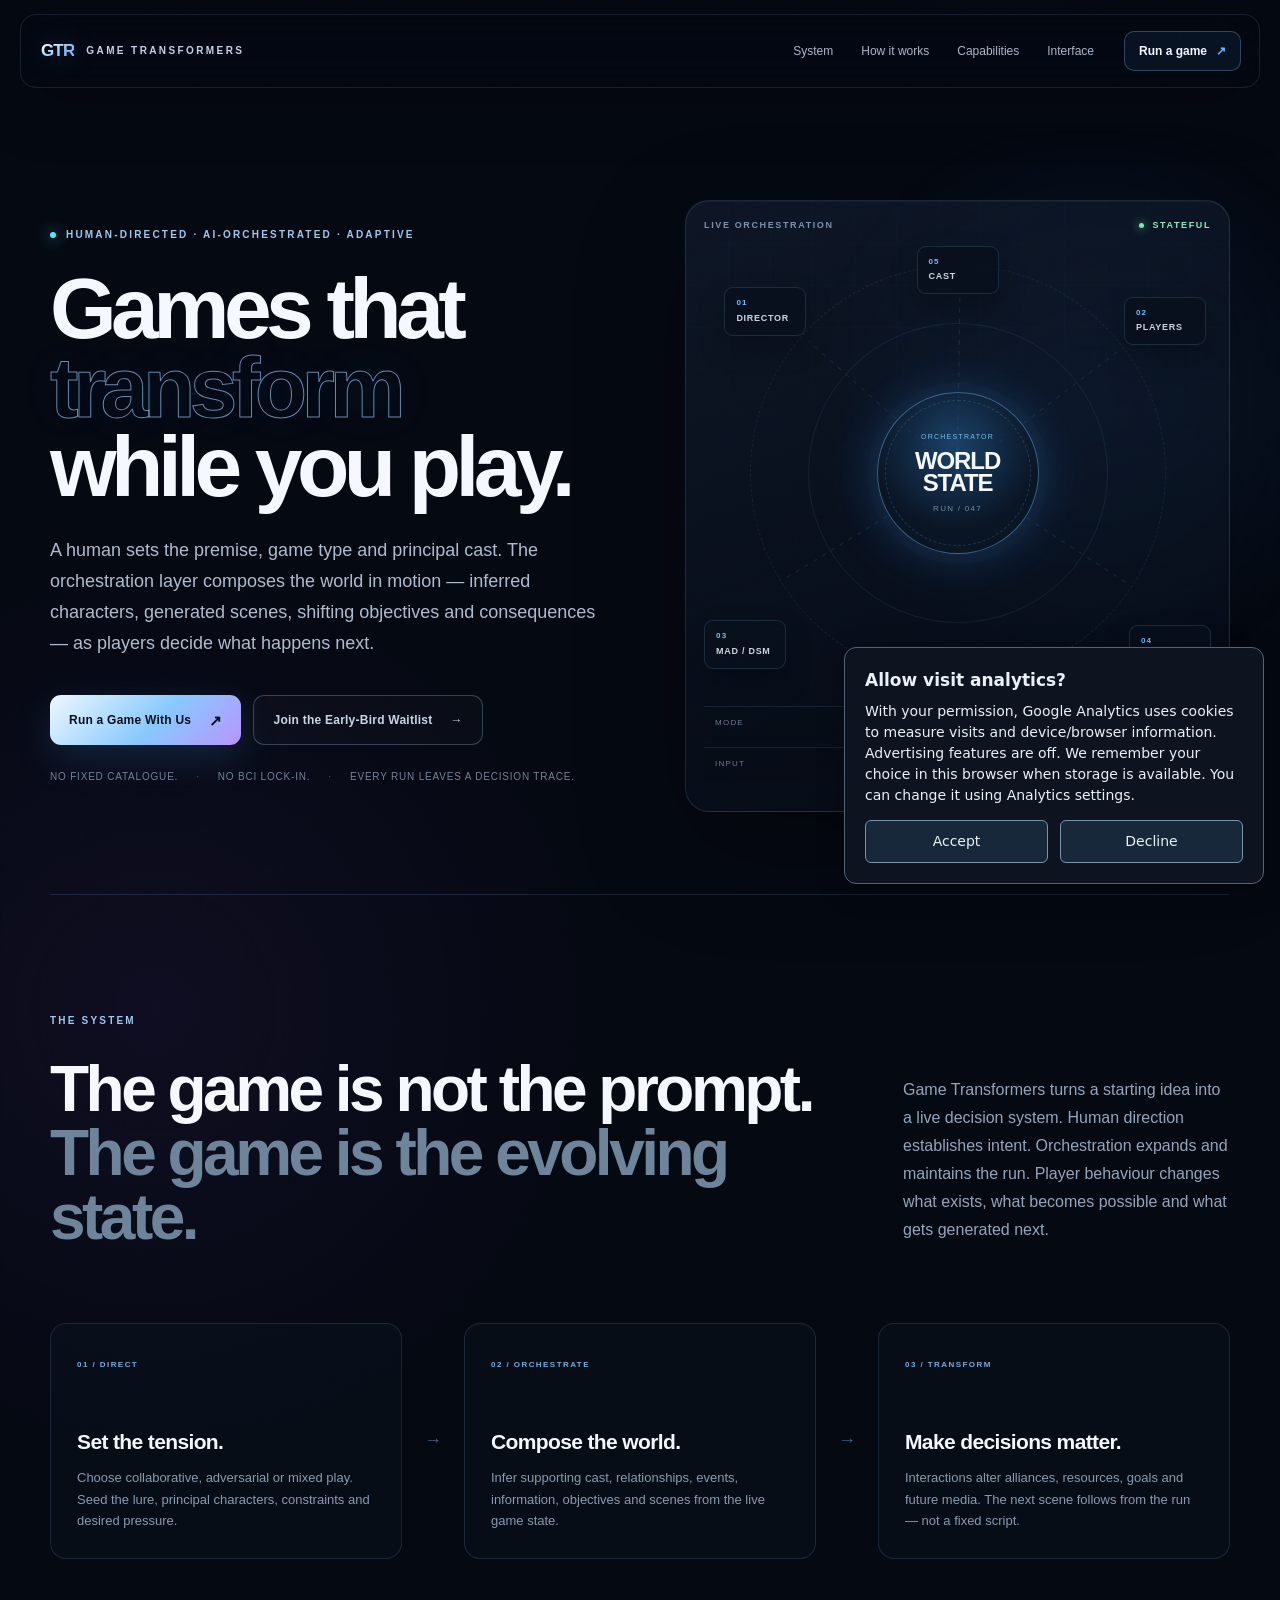
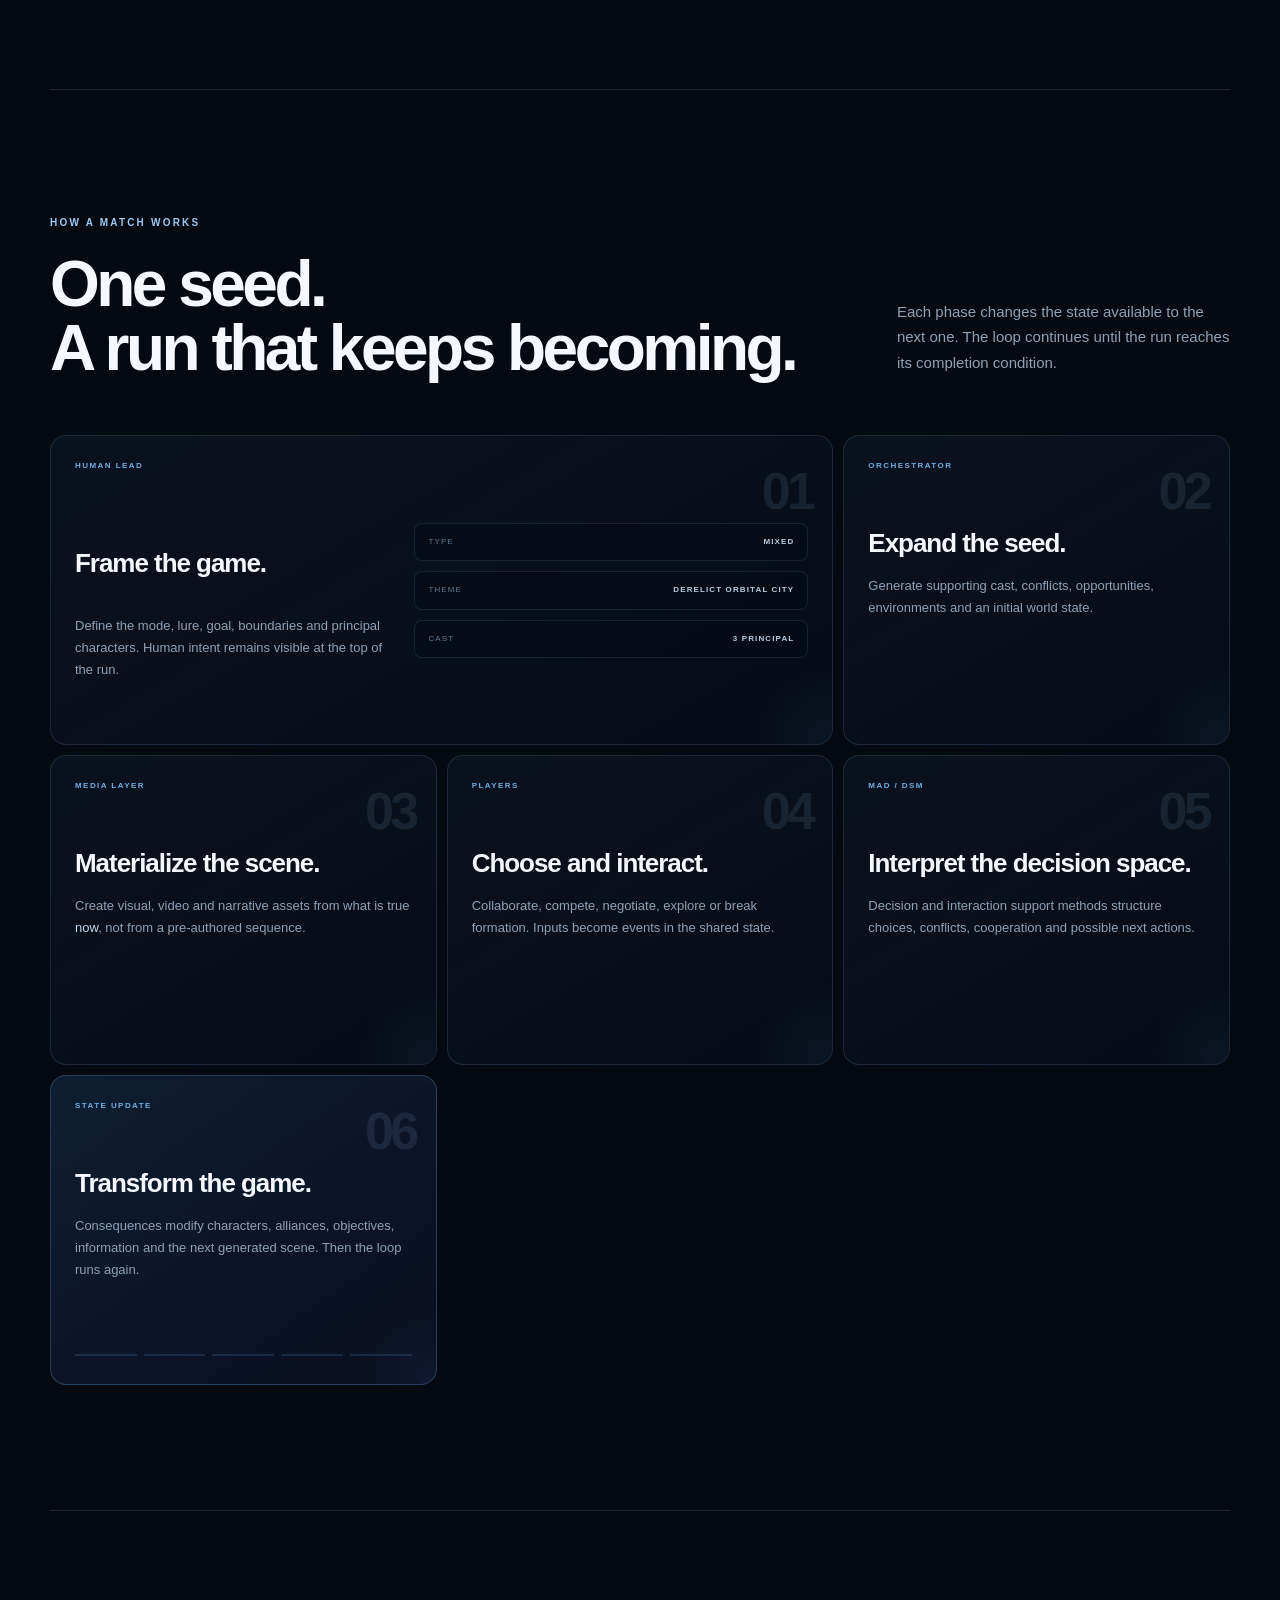
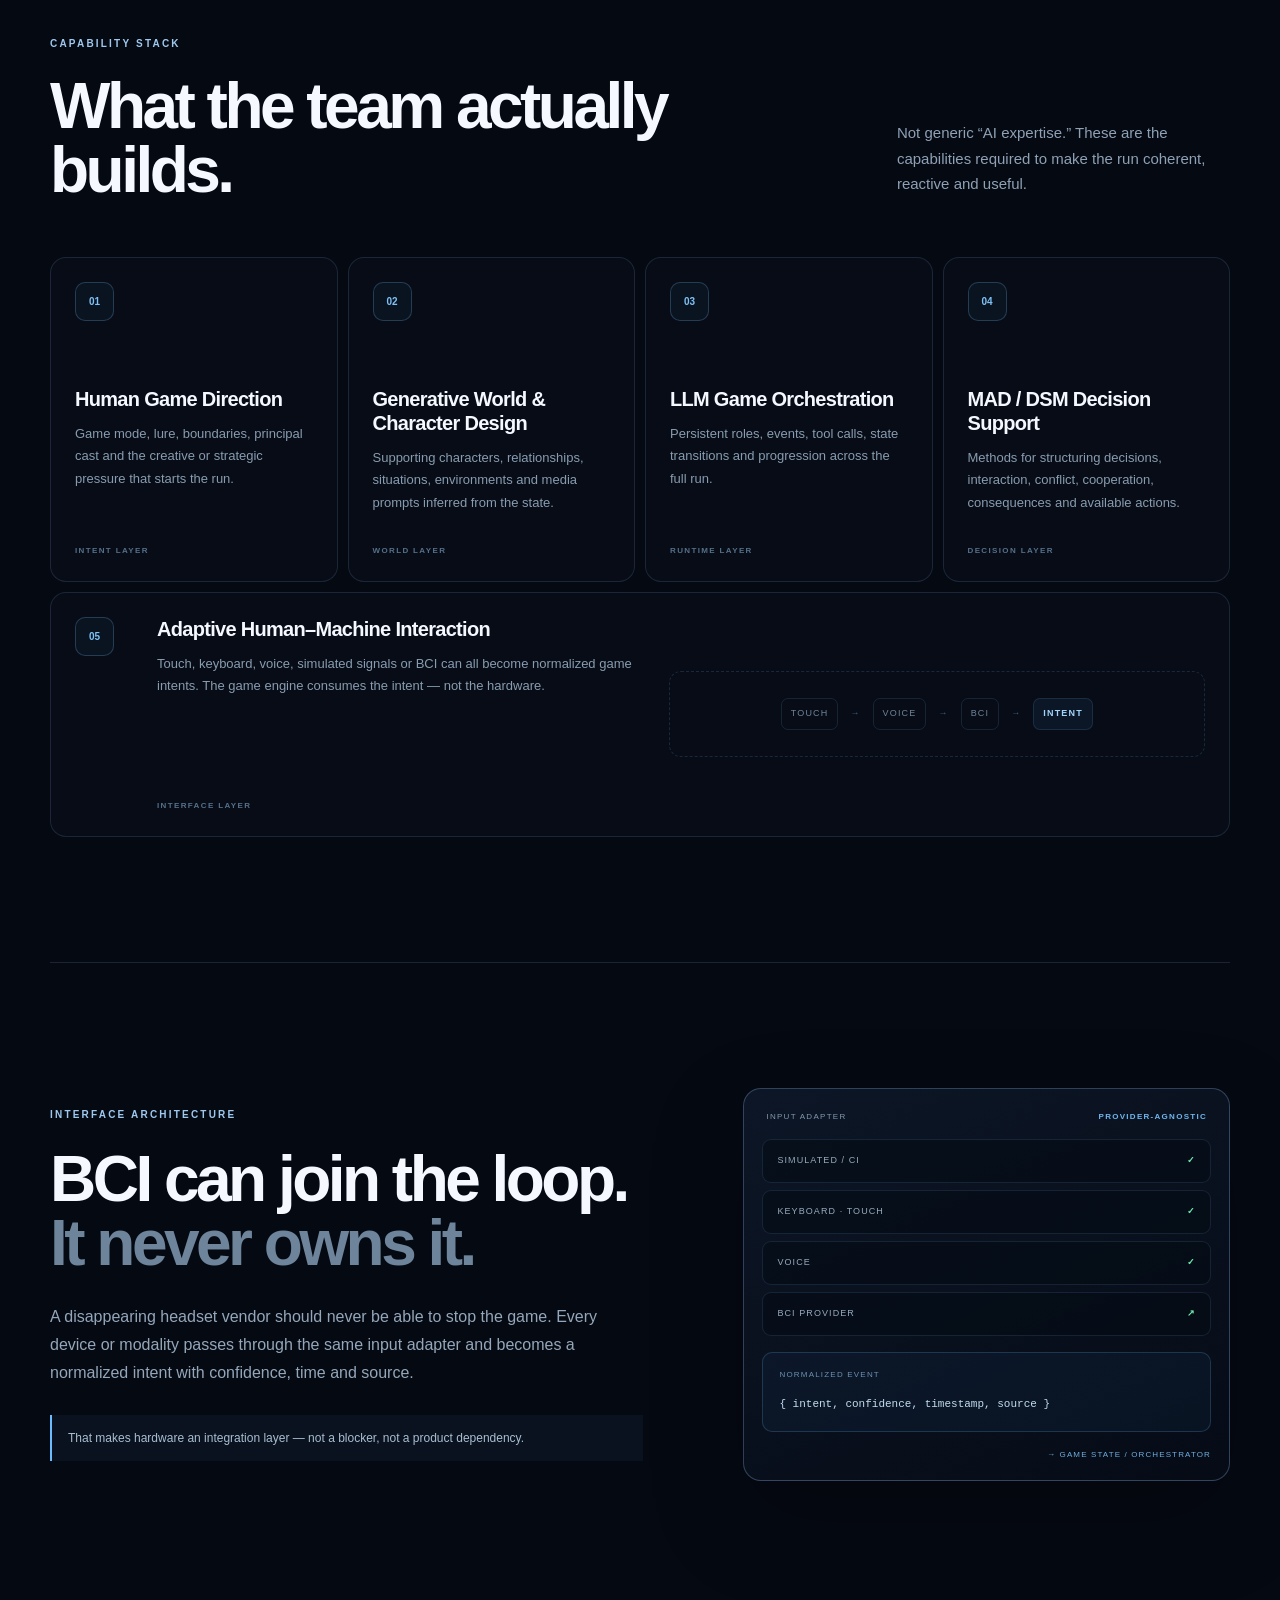
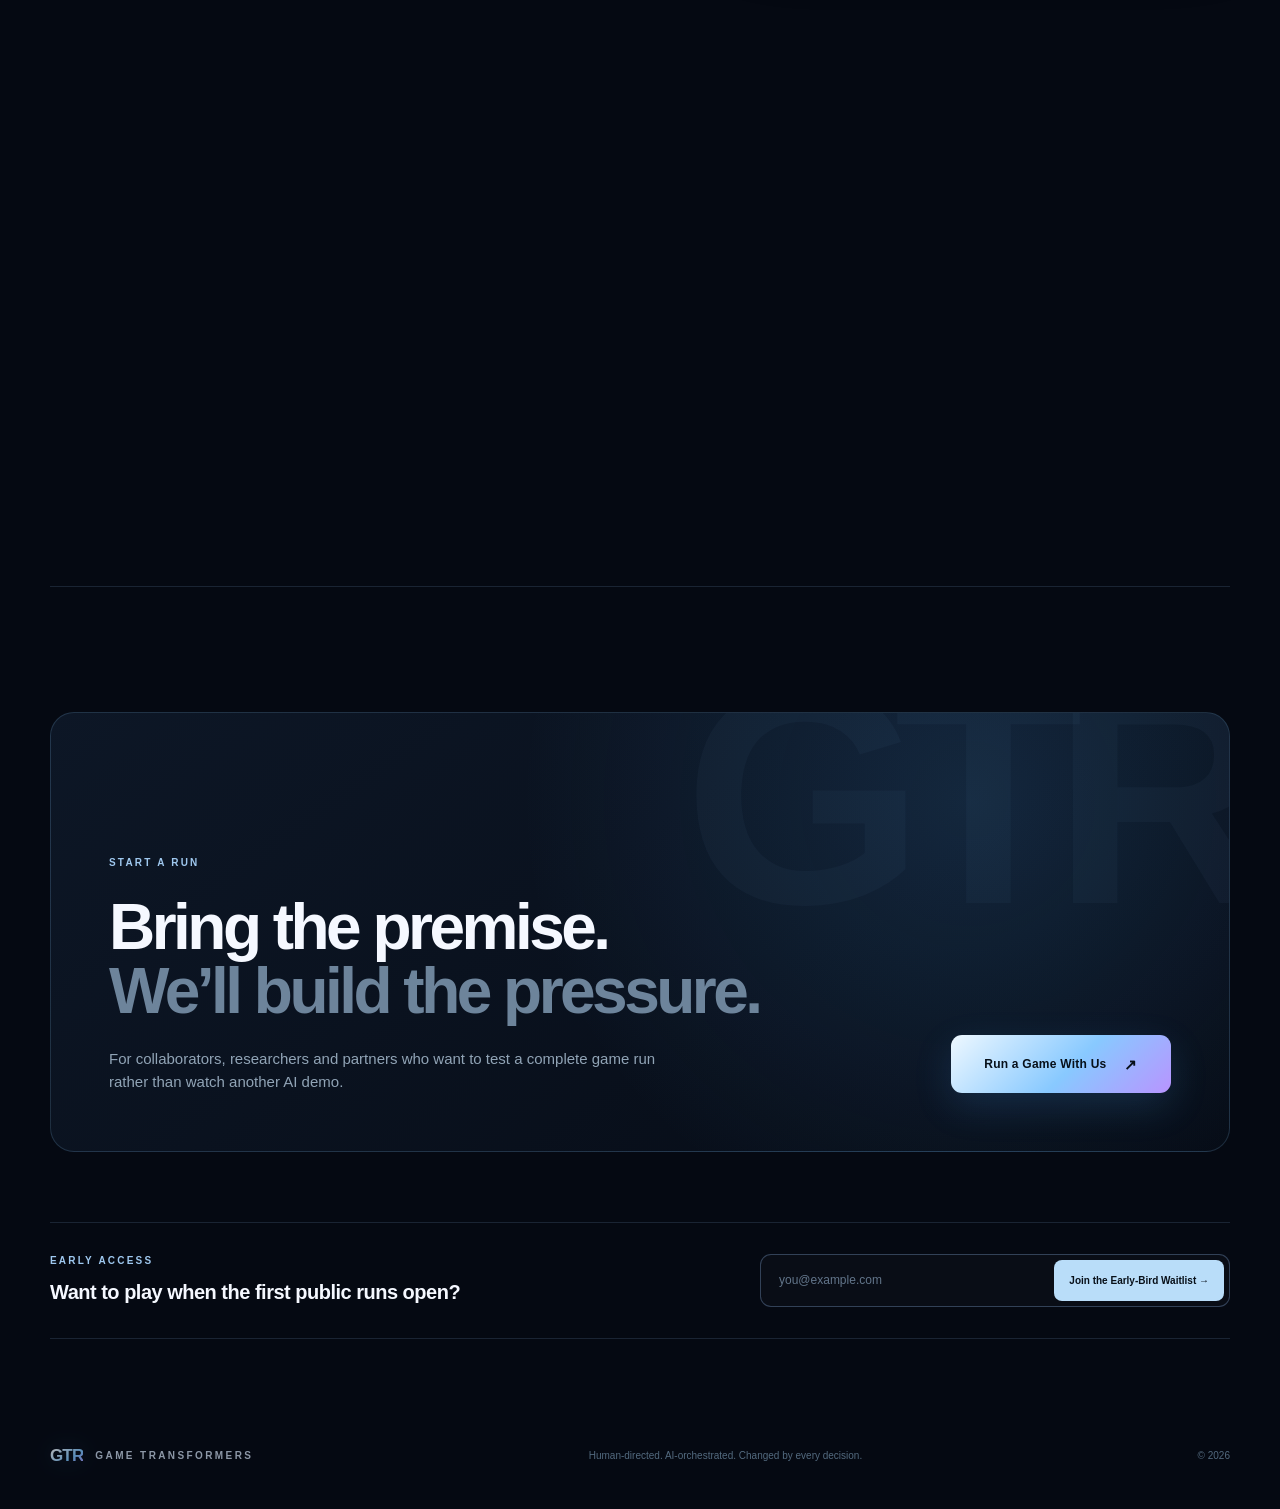
<file: index.html>
<!doctype html>
<html lang="en">
<head>
  <meta charset="utf-8" />
  <meta name="viewport" content="width=device-width, initial-scale=1" />
  <meta name="theme-color" content="#050912" />
  <meta name="description" content="Game Transformers — human-directed, AI-orchestrated games that transform with every decision." />
  <title>Game Transformers — Games that transform while you play</title>
  <link rel="stylesheet" href="./styles.css" />
  <script defer src="/analytics.js" data-measurement-id="G-WH32NXZK3Z"></script>
</head>
<body>
  <div class="noise" aria-hidden="true"></div>
  <header class="site-header">
    <a class="brand" href="#top" aria-label="Game Transformers home">
      <span class="brand-mark">GTR</span>
      <span class="brand-name">GAME TRANSFORMERS</span>
    </a>
    <nav class="nav" aria-label="Main navigation">
      <a href="#system">System</a>
      <a href="#match">How it works</a>
      <a href="#capabilities">Capabilities</a>
      <a href="#interface">Interface</a>
    </nav>
    <a class="nav-cta" href="#partner">Run a game <span aria-hidden="true">↗</span></a>
    <button class="menu-button" type="button" aria-expanded="false" aria-controls="mobile-nav">Menu</button>
  </header>

  <div class="mobile-nav" id="mobile-nav" hidden>
    <a href="#system">System</a>
    <a href="#match">How it works</a>
    <a href="#capabilities">Capabilities</a>
    <a href="#interface">Interface</a>
    <a href="#partner">Run a Game With Us</a>
  </div>

  <main id="top">
    <section class="hero shell">
      <div class="hero-copy reveal">
        <div class="eyebrow"><span class="eyebrow-dot"></span> Human-directed · AI-orchestrated · adaptive</div>
        <h1>Games that <span>transform</span><br />while you play.</h1>
        <p class="hero-lede">A human sets the premise, game type and principal cast. The orchestration layer composes the world in motion — inferred characters, generated scenes, shifting objectives and consequences — as players decide what happens next.</p>
        <div class="hero-actions">
          <a class="button button-primary" href="#partner">Run a Game With Us <span>↗</span></a>
          <a class="button button-ghost" href="#waitlist">Join the Early-Bird Waitlist <span>→</span></a>
        </div>
        <div class="hero-proof">
          <span>No fixed catalogue.</span>
          <span>No BCI lock-in.</span>
          <span>Every run leaves a decision trace.</span>
        </div>
      </div>

      <div class="orchestrator-card reveal" aria-label="Game orchestration diagram">
        <div class="panel-topline">
          <span>LIVE ORCHESTRATION</span>
          <span class="live-indicator"><i></i> STATEFUL</span>
        </div>
        <div class="runtime" aria-hidden="true">
          <div class="orbit orbit-a"></div>
          <div class="orbit orbit-b"></div>
          <div class="runtime-core">
            <span class="core-kicker">ORCHESTRATOR</span>
            <strong>WORLD<br/>STATE</strong>
            <small>RUN / 047</small>
          </div>
          <div class="runtime-node node-director"><b>01</b><span>DIRECTOR</span></div>
          <div class="runtime-node node-players"><b>02</b><span>PLAYERS</span></div>
          <div class="runtime-node node-methods"><b>03</b><span>MAD / DSM</span></div>
          <div class="runtime-node node-media"><b>04</b><span>MEDIA</span></div>
          <div class="runtime-node node-cast"><b>05</b><span>CAST</span></div>
          <svg class="runtime-lines" viewBox="0 0 600 520" preserveAspectRatio="none">
            <path d="M300 260 L124 112" />
            <path d="M300 260 L492 122" />
            <path d="M300 260 L95 378" />
            <path d="M300 260 L500 382" />
            <path d="M300 260 L303 52" />
          </svg>
        </div>
        <div class="runtime-feed">
          <div><span>MODE</span><b>MIXED</b></div>
          <div><span>CAST</span><b>4 + INFERRED</b></div>
          <div><span>INPUT</span><b>MULTIMODAL</b></div>
          <div><span>NEXT</span><b>GENERATE CONSEQUENCE</b></div>
        </div>
      </div>
    </section>

    <section class="manifesto shell reveal" id="system">
      <div class="section-label">THE SYSTEM</div>
      <div class="manifesto-grid">
        <h2>The game is not the prompt.<br/><span>The game is the evolving state.</span></h2>
        <p>Game Transformers turns a starting idea into a live decision system. Human direction establishes intent. Orchestration expands and maintains the run. Player behaviour changes what exists, what becomes possible and what gets generated next.</p>
      </div>
      <div class="system-flow">
        <article>
          <span class="flow-id">01 / DIRECT</span>
          <h3>Set the tension.</h3>
          <p>Choose collaborative, adversarial or mixed play. Seed the lure, principal characters, constraints and desired pressure.</p>
        </article>
        <span class="flow-arrow">→</span>
        <article>
          <span class="flow-id">02 / ORCHESTRATE</span>
          <h3>Compose the world.</h3>
          <p>Infer supporting cast, relationships, events, information, objectives and scenes from the live game state.</p>
        </article>
        <span class="flow-arrow">→</span>
        <article>
          <span class="flow-id">03 / TRANSFORM</span>
          <h3>Make decisions matter.</h3>
          <p>Interactions alter alliances, resources, goals and future media. The next scene follows from the run — not a fixed script.</p>
        </article>
      </div>
    </section>

    <section class="match shell" id="match">
      <div class="section-heading reveal">
        <div>
          <div class="section-label">HOW A MATCH WORKS</div>
          <h2>One seed.<br/>A run that keeps becoming.</h2>
        </div>
        <p>Each phase changes the state available to the next one. The loop continues until the run reaches its completion condition.</p>
      </div>

      <div class="match-grid">
        <article class="step step-large reveal">
          <span class="step-number">01</span>
          <div class="step-signal">HUMAN LEAD</div>
          <h3>Frame the game.</h3>
          <p>Define the mode, lure, goal, boundaries and principal characters. Human intent remains visible at the top of the run.</p>
          <div class="mini-state">
            <span>TYPE <b>MIXED</b></span>
            <span>THEME <b>DERELICT ORBITAL CITY</b></span>
            <span>CAST <b>3 PRINCIPAL</b></span>
          </div>
        </article>

        <article class="step reveal">
          <span class="step-number">02</span>
          <div class="step-signal">ORCHESTRATOR</div>
          <h3>Expand the seed.</h3>
          <p>Generate supporting cast, conflicts, opportunities, environments and an initial world state.</p>
        </article>

        <article class="step reveal">
          <span class="step-number">03</span>
          <div class="step-signal">MEDIA LAYER</div>
          <h3>Materialize the scene.</h3>
          <p>Create visual, video and narrative assets from what is true <em>now</em>, not from a pre-authored sequence.</p>
        </article>

        <article class="step reveal">
          <span class="step-number">04</span>
          <div class="step-signal">PLAYERS</div>
          <h3>Choose and interact.</h3>
          <p>Collaborate, compete, negotiate, explore or break formation. Inputs become events in the shared state.</p>
        </article>

        <article class="step reveal">
          <span class="step-number">05</span>
          <div class="step-signal">MAD / DSM</div>
          <h3>Interpret the decision space.</h3>
          <p>Decision and interaction support methods structure choices, conflicts, cooperation and possible next actions.</p>
        </article>

        <article class="step step-accent reveal">
          <span class="step-number">06</span>
          <div class="step-signal">STATE UPDATE</div>
          <h3>Transform the game.</h3>
          <p>Consequences modify characters, alliances, objectives, information and the next generated scene. Then the loop runs again.</p>
          <div class="pulse-line"><i></i><i></i><i></i><i></i><i></i></div>
        </article>
      </div>
    </section>

    <section class="capabilities shell" id="capabilities">
      <div class="section-heading reveal">
        <div>
          <div class="section-label">CAPABILITY STACK</div>
          <h2>What the team actually builds.</h2>
        </div>
        <p>Not generic “AI expertise.” These are the capabilities required to make the run coherent, reactive and useful.</p>
      </div>

      <div class="capability-grid">
        <article class="cap-card reveal">
          <div class="cap-icon">01</div>
          <h3>Human Game Direction</h3>
          <p>Game mode, lure, boundaries, principal cast and the creative or strategic pressure that starts the run.</p>
          <span class="cap-tag">INTENT LAYER</span>
        </article>
        <article class="cap-card reveal">
          <div class="cap-icon">02</div>
          <h3>Generative World & Character Design</h3>
          <p>Supporting characters, relationships, situations, environments and media prompts inferred from the state.</p>
          <span class="cap-tag">WORLD LAYER</span>
        </article>
        <article class="cap-card reveal">
          <div class="cap-icon">03</div>
          <h3>LLM Game Orchestration</h3>
          <p>Persistent roles, events, tool calls, state transitions and progression across the full run.</p>
          <span class="cap-tag">RUNTIME LAYER</span>
        </article>
        <article class="cap-card reveal">
          <div class="cap-icon">04</div>
          <h3>MAD / DSM Decision Support</h3>
          <p>Methods for structuring decisions, interaction, conflict, cooperation, consequences and available actions.</p>
          <span class="cap-tag">DECISION LAYER</span>
        </article>
        <article class="cap-card cap-wide reveal">
          <div class="cap-icon">05</div>
          <h3>Adaptive Human–Machine Interaction</h3>
          <p>Touch, keyboard, voice, simulated signals or BCI can all become normalized game intents. The game engine consumes the intent — not the hardware.</p>
          <span class="cap-tag">INTERFACE LAYER</span>
          <div class="input-strip" aria-hidden="true">
            <span>TOUCH</span><i>→</i><span>VOICE</span><i>→</i><span>BCI</span><i>→</i><strong>INTENT</strong>
          </div>
        </article>
      </div>
    </section>

    <section class="interface shell reveal" id="interface">
      <div class="interface-copy">
        <div class="section-label">INTERFACE ARCHITECTURE</div>
        <h2>BCI can join the loop.<br/><span>It never owns it.</span></h2>
        <p>A disappearing headset vendor should never be able to stop the game. Every device or modality passes through the same input adapter and becomes a normalized intent with confidence, time and source.</p>
        <div class="interface-note">That makes hardware an integration layer — not a blocker, not a product dependency.</div>
      </div>
      <div class="adapter-card">
        <div class="adapter-title"><span>INPUT ADAPTER</span><b>PROVIDER-AGNOSTIC</b></div>
        <div class="adapter-stack">
          <div class="provider"><span>SIMULATED / CI</span><b>✓</b></div>
          <div class="provider"><span>KEYBOARD · TOUCH</span><b>✓</b></div>
          <div class="provider"><span>VOICE</span><b>✓</b></div>
          <div class="provider"><span>BCI PROVIDER</span><b>↗</b></div>
        </div>
        <div class="adapter-output">
          <span>NORMALIZED EVENT</span>
          <code>{ intent, confidence, timestamp, source }</code>
        </div>
        <div class="adapter-destination">→ GAME STATE / ORCHESTRATOR</div>
      </div>
    </section>

    <section class="outcome shell reveal">
      <div class="outcome-card">
        <div class="section-label">WHAT SURVIVES THE RUN</div>
        <h2>The outcome is more than a winner.</h2>
        <p>Keep the seed, major state transitions, decisions, significant interactions, generated artifacts and final outcome. That gives every run a replayable decision trajectory — useful for evaluation, research and the next game.</p>
        <div class="artifact-row">
          <span>SEED</span><span>STATE</span><span>DECISIONS</span><span>MEDIA</span><span>OUTCOME</span>
        </div>
      </div>
    </section>

    <section class="closing shell" id="partner">
      <div class="closing-inner reveal">
        <div class="closing-copy">
          <div class="section-label">START A RUN</div>
          <h2>Bring the premise.<br/><span>We’ll build the pressure.</span></h2>
          <p>For collaborators, researchers and partners who want to test a complete game run rather than watch another AI demo.</p>
        </div>
        <a class="button button-primary button-large" href="mailto:hello@example.com?subject=Run%20a%20Game%20With%20Us">Run a Game With Us <span>↗</span></a>
      </div>
    </section>

    <section class="waitlist shell" id="waitlist">
      <div class="waitlist-inner reveal">
        <div>
          <span class="section-label">EARLY ACCESS</span>
          <h3>Want to play when the first public runs open?</h3>
        </div>
        <form class="waitlist-form" onsubmit="return false;">
          <label class="sr-only" for="email">Email address</label>
          <input id="email" type="email" autocomplete="email" placeholder="you@example.com" required />
          <button type="submit">Join the Early-Bird Waitlist <span>→</span></button>
        </form>
      </div>
    </section>
  </main>

  <footer class="footer shell">
    <div class="brand brand-footer"><span class="brand-mark">GTR</span><span class="brand-name">GAME TRANSFORMERS</span></div>
    <p>Human-directed. AI-orchestrated. Changed by every decision.</p>
    <span>© 2026</span>
  </footer>

  <script src="./app.js"></script>
</body>
</html>
</file>
<file: styles.css>
:root {
  --bg: #050912;
  --bg-2: #080e19;
  --panel: rgba(12, 20, 33, .72);
  --panel-2: rgba(17, 27, 43, .82);
  --line: rgba(155, 199, 255, .14);
  --line-strong: rgba(155, 199, 255, .28);
  --text: #f5f8ff;
  --muted: #95a4b9;
  --blue: #66b8ff;
  --blue-2: #a7d8ff;
  --violet: #bc83ff;
  --cyan: #54e8ff;
  --green: #75f3b2;
  --shell: min(1180px, calc(100vw - 48px));
  --radius: 20px;
}

* { box-sizing: border-box; }
html { scroll-behavior: smooth; }
body {
  margin: 0;
  color: var(--text);
  background:
    radial-gradient(circle at 78% -8%, rgba(57, 131, 230, .16), transparent 33rem),
    radial-gradient(circle at 12% 16%, rgba(132, 71, 219, .08), transparent 28rem),
    var(--bg);
  font-family: Inter, ui-sans-serif, -apple-system, BlinkMacSystemFont, "Segoe UI", sans-serif;
  line-height: 1.55;
  overflow-x: hidden;
}

::selection { background: rgba(102, 184, 255, .3); color: white; }
a { color: inherit; text-decoration: none; }
button, input { font: inherit; }
.shell { width: var(--shell); margin-inline: auto; }
.noise {
  position: fixed; inset: 0; z-index: 100; pointer-events: none; opacity: .16; mix-blend-mode: soft-light;
  background-image: url("data:image/svg+xml,%3Csvg viewBox='0 0 200 200' xmlns='http://www.w3.org/2000/svg'%3E%3Cfilter id='n'%3E%3CfeTurbulence type='fractalNoise' baseFrequency='.9' numOctaves='4' stitchTiles='stitch'/%3E%3C/filter%3E%3Crect width='100%25' height='100%25' filter='url(%23n)' opacity='.18'/%3E%3C/svg%3E");
}

.site-header {
  width: min(1240px, calc(100vw - 34px));
  height: 74px; margin: 14px auto 0; padding: 0 18px 0 20px;
  display: flex; align-items: center; gap: 30px;
  position: sticky; top: 14px; z-index: 90;
  background: rgba(5, 9, 18, .76); border: 1px solid rgba(152, 191, 239, .13);
  backdrop-filter: blur(22px) saturate(135%); border-radius: 16px;
  box-shadow: 0 18px 60px rgba(0,0,0,.22);
}
.brand { display: flex; align-items: center; gap: 12px; min-width: max-content; }
.brand-mark {
  font-size: 17px; font-weight: 800; letter-spacing: -.05em;
  background: linear-gradient(145deg, #fff 12%, #7cc5ff 62%, #b989ff 100%);
  -webkit-background-clip: text; background-clip: text; color: transparent;
  filter: drop-shadow(0 0 12px rgba(86,171,255,.25));
}
.brand-name { font-size: 10px; letter-spacing: .24em; color: #c5d3e5; font-weight: 700; }
.nav { display: flex; align-items: center; gap: 28px; margin-left: auto; }
.nav a { font-size: 12px; color: #aab8ca; transition: color .2s ease; }
.nav a:hover { color: white; }
.nav-cta {
  display: inline-flex; align-items: center; gap: 9px; padding: 10px 14px;
  border: 1px solid var(--line-strong); border-radius: 10px; font-size: 12px; font-weight: 700;
  background: rgba(94, 168, 255, .07);
}
.nav-cta span { color: var(--blue); }
.menu-button, .mobile-nav { display: none; }

.hero {
  min-height: 760px; padding: 112px 0 82px;
  display: grid; grid-template-columns: 1.02fr .98fr; align-items: center; gap: 68px;
  position: relative;
}
.hero::before {
  content: ""; position: absolute; width: 700px; height: 520px; right: -210px; top: 55px; z-index: -1;
  background: radial-gradient(circle, rgba(53, 146, 255, .14), transparent 64%); filter: blur(14px);
}
.eyebrow, .section-label {
  display: flex; align-items: center; gap: 10px; color: #9fc8ef; text-transform: uppercase;
  font-size: 10px; font-weight: 800; letter-spacing: .22em;
}
.eyebrow { margin-bottom: 26px; }
.eyebrow-dot { width: 6px; height: 6px; border-radius: 50%; background: var(--cyan); box-shadow: 0 0 16px var(--cyan); }
.hero h1 {
  margin: 0; max-width: 710px; font-size: clamp(58px, 6.7vw, 100px); line-height: .92;
  letter-spacing: -.065em; font-weight: 720;
}
.hero h1 span { color: transparent; -webkit-text-stroke: 1px rgba(152, 204, 255, .66); text-shadow: 0 0 42px rgba(52, 149, 255, .08); }
.hero-lede { max-width: 665px; margin: 30px 0 0; color: #aebccf; font-size: 18px; line-height: 1.72; }
.hero-actions { display: flex; gap: 12px; flex-wrap: wrap; margin-top: 36px; }
.button {
  display: inline-flex; align-items: center; justify-content: center; gap: 18px; min-height: 50px; padding: 0 19px;
  border-radius: 11px; font-size: 12px; font-weight: 800; letter-spacing: .02em; transition: transform .2s ease, border-color .2s ease, background .2s ease;
}
.button:hover { transform: translateY(-2px); }
.button-primary { color: #07101a; background: linear-gradient(135deg, #eef8ff, #88c9ff 55%, #b894ff); box-shadow: 0 13px 38px rgba(77, 165, 255, .16); }
.button-primary span { font-size: 15px; }
.button-ghost { color: #c8d5e5; border: 1px solid var(--line-strong); background: rgba(255,255,255,.018); }
.button-ghost:hover { border-color: rgba(155,199,255,.48); background: rgba(111,178,255,.05); }
.hero-proof { display: flex; gap: 18px; flex-wrap: wrap; margin-top: 24px; color: #718298; font-size: 10px; letter-spacing: .08em; text-transform: uppercase; }
.hero-proof span:not(:last-child)::after { content: "·"; margin-left: 18px; color: #38516d; }

.orchestrator-card {
  min-height: 612px; padding: 18px; position: relative; overflow: hidden;
  border: 1px solid var(--line); border-radius: 24px;
  background: linear-gradient(160deg, rgba(16, 26, 43, .8), rgba(6, 12, 23, .54));
  box-shadow: inset 0 1px 0 rgba(255,255,255,.03), 0 36px 110px rgba(0,0,0,.32);
}
.orchestrator-card::before {
  content:""; position:absolute; inset:0; opacity:.28; pointer-events:none;
  background-image: linear-gradient(rgba(81,146,215,.09) 1px, transparent 1px), linear-gradient(90deg, rgba(81,146,215,.09) 1px, transparent 1px);
  background-size: 42px 42px; mask-image: linear-gradient(to bottom, black, transparent 78%);
}
.panel-topline { display:flex; justify-content:space-between; align-items:center; position:relative; z-index:2; color:#7d91a9; font-size:9px; letter-spacing:.18em; font-weight:800; }
.live-indicator { color:#8de9be; display:flex; align-items:center; gap:8px; }
.live-indicator i { width:5px; height:5px; border-radius:50%; background:#73efad; box-shadow:0 0 10px #73efad; }
.runtime { height: 465px; margin-top: 8px; position: relative; }
.runtime::after { content:""; position:absolute; width:280px; height:280px; left:50%; top:50%; transform:translate(-50%,-50%); background:radial-gradient(circle, rgba(64,166,255,.11), transparent 66%); }
.runtime-core {
  position:absolute; left:50%; top:50%; z-index:5; transform:translate(-50%,-50%); width:162px; height:162px; border-radius:50%;
  display:flex; flex-direction:column; align-items:center; justify-content:center; text-align:center;
  background:radial-gradient(circle at 48% 32%, rgba(60,153,235,.28), rgba(10,21,36,.95) 63%);
  border:1px solid rgba(121,196,255,.42); box-shadow:0 0 0 10px rgba(83,160,230,.025), 0 0 45px rgba(53,147,255,.16);
}
.runtime-core::before { content:""; position:absolute; inset:7px; border-radius:50%; border:1px dashed rgba(127,200,255,.18); animation:spin 24s linear infinite; }
.core-kicker { font-size:7px; letter-spacing:.18em; color:#7abbea; margin-bottom:7px; }
.runtime-core strong { font-size:24px; line-height:.92; letter-spacing:-.045em; }
.runtime-core small { margin-top:9px; color:#73899f; font-size:8px; letter-spacing:.16em; }
.orbit { position:absolute; left:50%; top:50%; border-radius:50%; border:1px solid rgba(99,169,229,.11); transform:translate(-50%,-50%); }
.orbit-a { width:300px; height:300px; }
.orbit-b { width:416px; height:416px; border-style:dashed; animation:spin 36s linear infinite reverse; }
.runtime-node { position:absolute; z-index:5; display:flex; flex-direction:column; min-width:82px; padding:9px 11px; border:1px solid rgba(130,185,238,.16); border-radius:9px; background:rgba(8,16,29,.88); box-shadow:0 12px 28px rgba(0,0,0,.24); }
.runtime-node b { color:#74bfff; font-size:8px; letter-spacing:.14em; }
.runtime-node span { color:#c8d5e4; font-size:9px; margin-top:2px; letter-spacing:.08em; font-weight:800; }
.node-director { left:4%; top:10%; }
.node-players { right:1%; top:12%; }
.node-methods { left:0; bottom:8%; }
.node-media { right:0; bottom:7%; }
.node-cast { left:50%; top:1%; transform:translateX(-50%); }
.runtime-lines { position:absolute; inset:0; width:100%; height:100%; z-index:2; overflow:visible; }
.runtime-lines path { fill:none; stroke:rgba(102,184,255,.17); stroke-width:1; stroke-dasharray:5 7; animation:dash 13s linear infinite; }
.runtime-feed { position:relative; z-index:4; display:grid; grid-template-columns:repeat(2,1fr); gap:8px; }
.runtime-feed div { display:flex; align-items:center; justify-content:space-between; padding:10px 11px; border-top:1px solid rgba(126,184,235,.12); background:rgba(6,12,22,.35); }
.runtime-feed span { color:#667d94; font-size:8px; letter-spacing:.15em; }
.runtime-feed b { color:#b8c9da; font-size:8px; letter-spacing:.08em; }

.manifesto { padding: 118px 0 130px; border-top: 1px solid var(--line); }
.manifesto-grid { display:grid; grid-template-columns:1.4fr .6fr; gap:90px; align-items:end; margin-top:28px; }
.manifesto h2, .section-heading h2, .interface h2, .outcome h2, .closing h2 { margin:0; font-size:clamp(40px,5vw,72px); line-height:1; letter-spacing:-.055em; }
.manifesto h2 span, .interface h2 span, .closing h2 span { color:#6d849b; }
.manifesto-grid > p { color:#94a6bb; font-size:16px; line-height:1.76; margin:0 0 4px; }
.system-flow { margin-top:74px; display:grid; grid-template-columns:1fr auto 1fr auto 1fr; gap:22px; align-items:center; }
.system-flow article { min-height:210px; padding:26px; border:1px solid var(--line); border-radius:16px; background:rgba(12,20,33,.4); }
.flow-id, .step-signal { color:#6faedf; font-size:8px; letter-spacing:.18em; font-weight:800; }
.system-flow h3 { font-size:21px; letter-spacing:-.03em; margin:52px 0 8px; }
.system-flow p { margin:0; color:#889bb0; font-size:13px; line-height:1.67; }
.flow-arrow { color:#41617f; font-size:18px; }

.match, .capabilities { padding: 125px 0; border-top: 1px solid var(--line); }
.section-heading { display:grid; grid-template-columns:1.25fr .55fr; gap:90px; align-items:end; margin-bottom:55px; }
.section-heading .section-label { margin-bottom:22px; }
.section-heading > p { margin:0 0 5px; color:#8ea1b5; line-height:1.7; font-size:15px; }
.match-grid { display:grid; grid-template-columns:repeat(3,1fr); gap:10px; }
.step { min-height:310px; position:relative; padding:24px; border:1px solid var(--line); border-radius:16px; background:linear-gradient(150deg, rgba(15,24,39,.62), rgba(8,14,25,.47)); overflow:hidden; }
.step::after { content:""; position:absolute; width:150px; height:150px; right:-70px; bottom:-70px; background:radial-gradient(circle, rgba(68,153,230,.08), transparent 68%); }
.step-large { grid-column:span 2; display:grid; grid-template-columns:.88fr 1.12fr; column-gap:30px; }
.step-number { position:absolute; right:20px; top:15px; color:rgba(157,201,243,.11); font-size:52px; font-weight:800; letter-spacing:-.07em; }
.step-signal { margin-bottom:50px; }
.step h3 { margin:0 0 12px; font-size:26px; letter-spacing:-.04em; }
.step p { margin:0; max-width:420px; color:#8ea1b6; font-size:13px; line-height:1.7; }
.step p em { color:#bdd7ee; font-style:normal; }
.step-large .step-signal, .step-large h3, .step-large > p { grid-column:1; }
.mini-state { grid-column:2; grid-row:1 / span 4; display:flex; flex-direction:column; justify-content:center; gap:10px; }
.mini-state span { display:flex; justify-content:space-between; gap:16px; padding:12px 13px; border:1px solid rgba(137,193,241,.12); border-radius:8px; background:rgba(4,10,19,.5); color:#607991; font-size:8px; letter-spacing:.14em; }
.mini-state b { color:#b8cde0; font-weight:700; text-align:right; }
.step-accent { background:linear-gradient(145deg, rgba(29,69,105,.36), rgba(16,17,43,.54)); border-color:rgba(106,183,248,.26); }
.pulse-line { position:absolute; left:24px; right:24px; bottom:28px; display:flex; gap:7px; }
.pulse-line i { height:2px; flex:1; background:rgba(91,169,237,.17); overflow:hidden; position:relative; }
.pulse-line i::after { content:""; position:absolute; inset:0; transform:translateX(-100%); background:linear-gradient(90deg, transparent, #78c5ff, transparent); animation:pulse 3s ease-in-out infinite; }
.pulse-line i:nth-child(2)::after{animation-delay:.3s}.pulse-line i:nth-child(3)::after{animation-delay:.6s}.pulse-line i:nth-child(4)::after{animation-delay:.9s}.pulse-line i:nth-child(5)::after{animation-delay:1.2s}

.capability-grid { display:grid; grid-template-columns:repeat(4,1fr); gap:10px; }
.cap-card { min-height:325px; display:flex; flex-direction:column; padding:24px; border:1px solid var(--line); border-radius:16px; background:rgba(10,17,29,.52); transition:transform .25s ease, border-color .25s ease, background .25s ease; }
.cap-card:hover { transform:translateY(-4px); border-color:rgba(129,191,245,.28); background:rgba(14,24,40,.7); }
.cap-icon { width:39px; height:39px; display:flex; align-items:center; justify-content:center; margin-bottom:66px; border:1px solid rgba(116,186,245,.24); border-radius:10px; color:#7ec1f6; font-size:10px; font-weight:800; background:rgba(87,166,235,.05); }
.cap-card h3 { margin:0 0 12px; font-size:20px; line-height:1.2; letter-spacing:-.035em; }
.cap-card p { margin:0; color:#889caf; font-size:13px; line-height:1.72; }
.cap-tag { margin-top:auto; padding-top:30px; color:#55708a; font-size:8px; letter-spacing:.17em; font-weight:800; }
.cap-wide { grid-column:span 4; min-height:245px; display:grid; grid-template-columns:58px 1fr 1.1fr; grid-template-rows:auto auto 1fr; column-gap:24px; }
.cap-wide .cap-icon { grid-row:1 / span 3; margin:0; }
.cap-wide h3 { grid-column:2; }
.cap-wide p { grid-column:2; max-width:520px; }
.cap-wide .cap-tag { grid-column:2; align-self:end; }
.input-strip { grid-column:3; grid-row:1 / span 3; display:flex; align-items:center; justify-content:center; gap:12px; flex-wrap:wrap; align-self:center; padding:26px; border:1px dashed rgba(119,183,238,.17); border-radius:12px; color:#6f8498; font-size:9px; letter-spacing:.13em; }
.input-strip span, .input-strip strong { padding:8px 9px; border:1px solid rgba(114,180,238,.14); border-radius:7px; }
.input-strip i { color:#446687; font-style:normal; }
.input-strip strong { color:#a3d4fa; background:rgba(72,155,225,.08); }

.interface { padding:125px 0; display:grid; grid-template-columns:1fr .82fr; gap:100px; align-items:center; border-top:1px solid var(--line); }
.interface .section-label { margin-bottom:24px; }
.interface-copy > p { max-width:620px; margin:28px 0 0; color:#94a7ba; font-size:16px; line-height:1.75; }
.interface-note { margin-top:28px; padding:14px 16px; border-left:2px solid #6bbcff; background:rgba(80,160,230,.055); color:#a8bed1; font-size:12px; }
.adapter-card { padding:18px; border:1px solid var(--line-strong); border-radius:18px; background:linear-gradient(155deg, rgba(16,28,46,.72), rgba(7,13,24,.7)); box-shadow:0 35px 90px rgba(0,0,0,.26); }
.adapter-title { display:flex; justify-content:space-between; padding:4px 4px 16px; color:#8299ae; font-size:8px; letter-spacing:.16em; }
.adapter-title b { color:#6fb7ee; }
.adapter-stack { display:grid; gap:7px; }
.provider { display:flex; justify-content:space-between; align-items:center; padding:14px; border:1px solid rgba(126,188,241,.13); border-radius:9px; background:rgba(5,12,21,.56); color:#97aabc; font-size:9px; letter-spacing:.12em; }
.provider b { color:#70e9ad; }
.adapter-output { margin-top:16px; padding:16px; border:1px solid rgba(112,190,249,.2); border-radius:10px; background:rgba(44,119,181,.07); }
.adapter-output span { display:block; margin-bottom:9px; color:#6991b1; font-size:8px; letter-spacing:.15em; }
.adapter-output code { color:#c3ddf0; font-size:11px; white-space:normal; }
.adapter-destination { padding-top:17px; text-align:right; color:#6eaee0; font-size:8px; letter-spacing:.14em; }

.outcome { padding:20px 0 125px; }
.outcome-card { position:relative; overflow:hidden; padding:58px; border:1px solid var(--line); border-radius:22px; background:linear-gradient(135deg, rgba(27,42,64,.55), rgba(11,16,30,.48)); }
.outcome-card::after { content:""; position:absolute; width:520px; height:520px; right:-200px; top:-230px; background:radial-gradient(circle, rgba(98,141,255,.16), transparent 65%); }
.outcome .section-label { margin-bottom:22px; }
.outcome h2 { max-width:750px; }
.outcome p { max-width:770px; margin:24px 0 38px; color:#93a7ba; font-size:15px; line-height:1.72; }
.artifact-row { display:grid; grid-template-columns:repeat(5,1fr); gap:8px; max-width:850px; }
.artifact-row span { padding:12px 10px; text-align:center; border:1px solid rgba(131,188,236,.15); border-radius:8px; color:#738da4; font-size:8px; letter-spacing:.16em; background:rgba(5,11,20,.35); }

.closing { padding:125px 0 70px; border-top:1px solid var(--line); }
.closing-inner { min-height:440px; display:flex; align-items:flex-end; justify-content:space-between; gap:60px; padding:58px; border:1px solid rgba(133,191,239,.18); border-radius:24px; background:
  radial-gradient(circle at 78% 20%, rgba(73,157,230,.16), transparent 28rem),
  linear-gradient(145deg, rgba(16,28,46,.74), rgba(7,13,24,.72));
  position:relative; overflow:hidden;
}
.closing-inner::before { content:"GTR"; position:absolute; right:-16px; top:-72px; color:rgba(141,196,240,.035); font-size:310px; font-weight:900; letter-spacing:-.1em; line-height:1; }
.closing-copy { position:relative; z-index:2; }
.closing .section-label { margin-bottom:24px; }
.closing p { max-width:560px; margin:24px 0 0; color:#91a4b6; font-size:15px; }
.button-large { position:relative; z-index:2; min-width:220px; min-height:58px; }
.waitlist { padding:0 0 80px; }
.waitlist-inner { display:flex; align-items:center; justify-content:space-between; gap:40px; padding:30px 0; border-top:1px solid var(--line); border-bottom:1px solid var(--line); }
.waitlist h3 { margin:8px 0 0; font-size:20px; letter-spacing:-.025em; }
.waitlist-form { display:flex; min-width:min(100%, 470px); padding:5px; border:1px solid var(--line-strong); border-radius:11px; background:rgba(255,255,255,.018); }
.waitlist-form input { flex:1; min-width:0; padding:0 13px; border:0; outline:0; color:white; background:transparent; font-size:12px; }
.waitlist-form input::placeholder { color:#62758a; }
.waitlist-form button { border:0; border-radius:8px; padding:13px 15px; color:#081019; background:#b9ddf9; font-size:10px; font-weight:800; cursor:pointer; }
.footer { display:flex; justify-content:space-between; align-items:center; gap:30px; padding:24px 0 40px; color:#536a7f; font-size:10px; }
.footer p { margin:0; }
.brand-footer { opacity:.7; }
.sr-only { position:absolute; width:1px; height:1px; padding:0; margin:-1px; overflow:hidden; clip:rect(0,0,0,0); white-space:nowrap; border:0; }

.reveal { opacity:0; transform:translateY(18px); transition:opacity .7s ease, transform .7s cubic-bezier(.2,.7,.2,1); }
.reveal.visible { opacity:1; transform:none; }
@keyframes spin { to { transform:translate(-50%,-50%) rotate(360deg); } }
@keyframes dash { to { stroke-dashoffset:-120; } }
@keyframes pulse { 0%,30%{transform:translateX(-110%)} 65%,100%{transform:translateX(110%)} }

@media (prefers-reduced-motion: reduce) {
  *, *::before, *::after { animation-duration:.01ms !important; animation-iteration-count:1 !important; scroll-behavior:auto !important; transition-duration:.01ms !important; }
}

@media (max-width: 1020px) {
  :root { --shell:min(100% - 32px, 860px); }
  .nav { display:none; }
  .nav-cta { margin-left:auto; }
  .hero { grid-template-columns:1fr; gap:50px; padding-top:90px; }
  .hero-copy { max-width:800px; }
  .orchestrator-card { max-width:720px; width:100%; justify-self:center; }
  .manifesto-grid, .section-heading { grid-template-columns:1fr; gap:25px; }
  .manifesto-grid > p, .section-heading > p { max-width:620px; }
  .system-flow { grid-template-columns:1fr; }
  .flow-arrow { transform:rotate(90deg); justify-self:center; }
  .match-grid { grid-template-columns:repeat(2,1fr); }
  .step-large { grid-column:span 2; }
  .capability-grid { grid-template-columns:repeat(2,1fr); }
  .cap-wide { grid-column:span 2; grid-template-columns:58px 1fr; }
  .input-strip { grid-column:1 / span 2; grid-row:auto; margin-top:25px; }
  .interface { grid-template-columns:1fr; gap:55px; }
  .adapter-card { max-width:680px; }
}

@media (max-width: 700px) {
  :root { --shell:calc(100% - 26px); }
  .site-header { width:calc(100% - 18px); top:9px; margin-top:9px; height:64px; padding-inline:14px; }
  .brand-name, .nav-cta { display:none; }
  .brand-mark { font-size:18px; }
  .menu-button { display:block; margin-left:auto; padding:8px 10px; border:1px solid var(--line); border-radius:8px; color:#a8b8c9; background:transparent; font-size:10px; }
  .mobile-nav { position:fixed; top:80px; right:9px; left:9px; z-index:89; flex-direction:column; padding:14px; border:1px solid var(--line); border-radius:14px; background:rgba(7,12,22,.97); backdrop-filter:blur(18px); }
  .mobile-nav:not([hidden]) { display:flex; }
  .mobile-nav a { padding:11px; color:#b6c5d5; font-size:12px; }
  .hero { min-height:auto; padding:78px 0 72px; }
  .hero h1 { font-size:clamp(50px,16vw,76px); }
  .hero-lede { font-size:15px; }
  .hero-actions { flex-direction:column; }
  .button { width:100%; }
  .hero-proof { gap:8px 0; flex-direction:column; }
  .hero-proof span:not(:last-child)::after { display:none; }
  .orchestrator-card { min-height:540px; padding:14px; }
  .runtime { height:414px; }
  .runtime-core { width:138px; height:138px; }
  .runtime-core strong { font-size:21px; }
  .orbit-a { width:245px; height:245px; }
  .orbit-b { width:330px; height:330px; }
  .runtime-node { min-width:65px; padding:7px 8px; }
  .runtime-node span { font-size:7px; }
  .node-director { left:0; }
  .node-players { right:0; }
  .runtime-feed { grid-template-columns:1fr; }
  .runtime-feed div:nth-child(n+3) { display:none; }
  .manifesto, .match, .capabilities, .interface { padding:90px 0; }
  .manifesto h2, .section-heading h2, .interface h2, .outcome h2, .closing h2 { font-size:42px; }
  .system-flow { margin-top:45px; }
  .match-grid { grid-template-columns:1fr; }
  .step, .step-large { grid-column:auto; min-height:275px; display:block; }
  .mini-state { margin-top:30px; }
  .capability-grid { grid-template-columns:1fr; }
  .cap-wide { grid-column:auto; display:flex; }
  .cap-wide .cap-icon { margin-bottom:66px; }
  .input-strip { margin-top:30px; padding:16px; }
  .outcome { padding-bottom:90px; }
  .outcome-card { padding:28px 22px; }
  .artifact-row { grid-template-columns:repeat(2,1fr); }
  .closing { padding-top:90px; }
  .closing-inner { min-height:440px; padding:30px 22px; flex-direction:column; align-items:stretch; justify-content:flex-end; }
  .closing-inner::before { font-size:180px; top:-25px; }
  .waitlist-inner { align-items:stretch; flex-direction:column; }
  .waitlist-form { min-width:0; width:100%; flex-direction:column; gap:5px; }
  .waitlist-form input { min-height:46px; }
  .footer { align-items:flex-start; flex-direction:column; }
}
</file>
